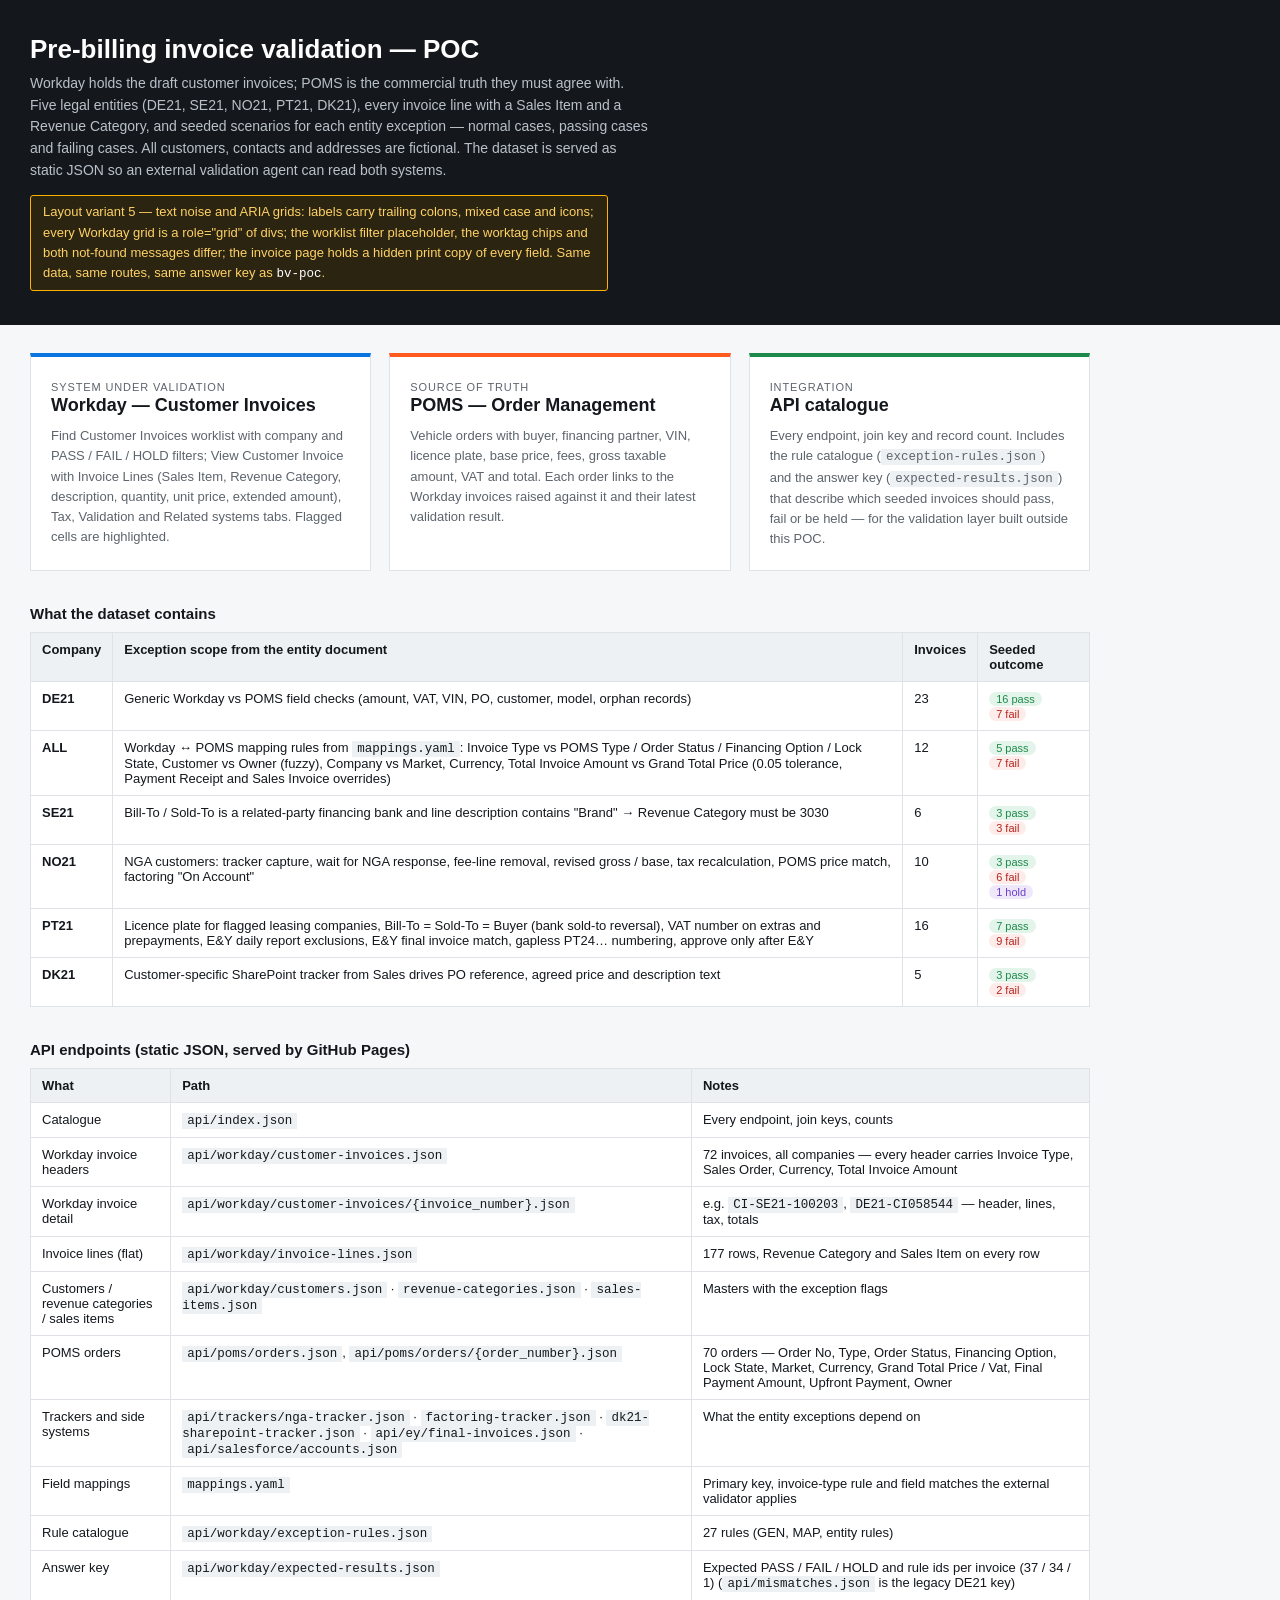
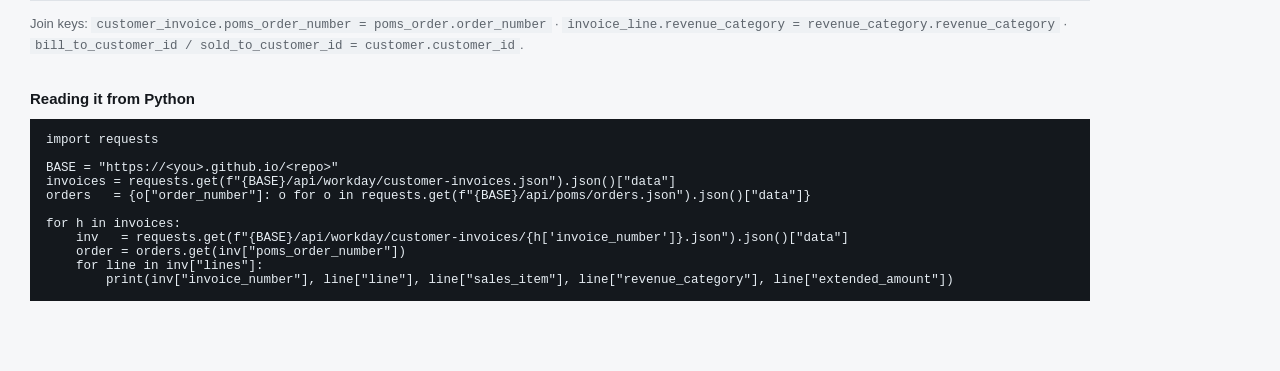
<file: index.html>
<!DOCTYPE html>
<html lang="en">
<head>
<meta charset="utf-8">
<meta name="viewport" content="width=device-width, initial-scale=1">
<title>Pre-billing validation POC — Workday · POMS</title>
<style>
  :root{--ink:#14181d;--line:#dfe3e8;--blue:#0875e1;--orange:#ff5a1f;--green:#1d8a4b;--muted:#5d646c}
  *{box-sizing:border-box}
  body{margin:0;font-family:"Segoe UI",Roboto,Arial,sans-serif;color:var(--ink);background:#f6f7f9}
  header{background:var(--ink);color:#fff;padding:34px 30px}
  header h1{margin:0;font-size:26px;font-weight:600}
  header p{margin:8px 0 0;color:#b9c0c8;font-size:14px;max-width:80ch;line-height:1.55}
  main{padding:28px 30px 60px;max-width:1120px}
  .cards{display:grid;grid-template-columns:repeat(auto-fit,minmax(280px,1fr));gap:18px}
  .card{background:#fff;border:1px solid var(--line);padding:20px;text-decoration:none;color:inherit;display:block}
  .card:hover{border-color:#aab2bb}
  .card h2{margin:0 0 6px;font-size:18px}
  .card .tag{font-size:11px;letter-spacing:.08em;text-transform:uppercase;color:var(--muted)}
  .card.wd{border-top:4px solid var(--blue)}
  .card.poms{border-top:4px solid var(--orange)}
  .card.val{border-top:4px solid var(--green)}
  .card p{font-size:13px;color:var(--muted);margin:10px 0 0;line-height:1.55}
  h3{margin:34px 0 10px;font-size:15px}
  table{border-collapse:collapse;width:100%;background:#fff;font-size:13px}
  th,td{border:1px solid var(--line);padding:9px 11px;text-align:left;vertical-align:top}
  th{background:#eef1f4;font-weight:600}
  code{font-family:ui-monospace,Menlo,Consolas,monospace;font-size:12.5px;background:#eef1f4;padding:1px 5px}
  pre{background:#14181d;color:#e6edf3;padding:14px 16px;overflow:auto;font-size:12.5px}
  .note{font-size:13px;color:var(--muted);line-height:1.6}
  .pill{display:inline-block;font-size:11px;padding:1px 7px;border-radius:9px;background:#eef1f4;margin-right:4px}
  .pill.ok{background:#e3f4ea;color:#1d8a4b}.pill.bad{background:#fdecea;color:#b3261e}.pill.hold{background:#efe8fb;color:#6b3fc7}
  .variant{display:inline-block;margin-top:14px;padding:6px 12px;border:1px solid #ffb000;background:#2a2410;color:#ffd166;font-size:13px;border-radius:3px}
  .variant code{background:transparent;color:#fff;padding:0}
</style>
</head>
<body>
  <header>
    <h1>Pre-billing invoice validation — POC</h1>
    <p>Workday holds the draft customer invoices; POMS is the commercial truth they must agree with. Five legal entities
       (DE21, SE21, NO21, PT21, DK21), every invoice line with a Sales Item and a Revenue Category, and seeded scenarios for
       each entity exception — normal cases, passing cases and failing cases. All customers, contacts and addresses are fictional.
       The dataset is served as static JSON so an external validation agent can read both systems.</p>
    <p class="variant">Layout variant 5 — text noise and ARIA grids: labels carry trailing colons, mixed case and icons; every Workday grid is a role="grid" of divs; the worklist filter placeholder, the worktag chips and both not-found messages differ; the invoice page holds a hidden print copy of every field. Same data, same routes, same answer key as <code>bv-poc</code>.</p>
  </header>
  <main>
    <div class="cards">
      <a class="card wd" href="workday/index.html">
        <span class="tag">System under validation</span>
        <h2>Workday — Customer Invoices</h2>
        <p>Find Customer Invoices worklist with company and PASS / FAIL / HOLD filters; View Customer Invoice with Invoice Lines
           (Sales Item, Revenue Category, description, quantity, unit price, extended amount), Tax, Validation and Related
           systems tabs. Flagged cells are highlighted.</p>
      </a>
      <a class="card poms" href="poms/index.html">
        <span class="tag">Source of truth</span>
        <h2>POMS — Order Management</h2>
        <p>Vehicle orders with buyer, financing partner, VIN, licence plate, base price, fees, gross taxable amount, VAT and total.
           Each order links to the Workday invoices raised against it and their latest validation result.</p>
      </a>
      <a class="card val" href="api/index.json">
        <span class="tag">Integration</span>
        <h2>API catalogue</h2>
        <p>Every endpoint, join key and record count. Includes the rule catalogue (<code>exception-rules.json</code>) and the
           answer key (<code>expected-results.json</code>) that describe which seeded invoices should pass, fail or be held —
           for the validation layer built outside this POC.</p>
      </a>
    </div>

    <h3>What the dataset contains</h3>
    <table>
      <thead><tr><th>Company</th><th>Exception scope from the entity document</th><th>Invoices</th><th>Seeded outcome</th></tr></thead>
      <tbody>
        <tr><td><b>DE21</b></td><td>Generic Workday vs POMS field checks (amount, VAT, VIN, PO, customer, model, orphan records)</td><td>23</td><td><span class="pill ok">16 pass</span><span class="pill bad">7 fail</span></td></tr>
        <tr><td><b>ALL</b></td><td>Workday ↔ POMS mapping rules from <code>mappings.yaml</code>: Invoice Type vs POMS Type / Order Status / Financing Option / Lock State, Customer vs Owner (fuzzy), Company vs Market, Currency, Total Invoice Amount vs Grand Total Price (0.05 tolerance, Payment Receipt and Sales Invoice overrides)</td><td>12</td><td><span class="pill ok">5 pass</span><span class="pill bad">7 fail</span></td></tr>
        <tr><td><b>SE21</b></td><td>Bill-To / Sold-To is a related-party financing bank and line description contains "Brand" → Revenue Category must be 3030</td><td>6</td><td><span class="pill ok">3 pass</span><span class="pill bad">3 fail</span></td></tr>
        <tr><td><b>NO21</b></td><td>NGA customers: tracker capture, wait for NGA response, fee-line removal, revised gross / base, tax recalculation, POMS price match, factoring "On Account"</td><td>10</td><td><span class="pill ok">3 pass</span><span class="pill bad">6 fail</span><span class="pill hold">1 hold</span></td></tr>
        <tr><td><b>PT21</b></td><td>Licence plate for flagged leasing companies, Bill-To = Sold-To = Buyer (bank sold-to reversal), VAT number on extras and prepayments, E&amp;Y daily report exclusions, E&amp;Y final invoice match, gapless PT24… numbering, approve only after E&amp;Y</td><td>16</td><td><span class="pill ok">7 pass</span><span class="pill bad">9 fail</span></td></tr>
        <tr><td><b>DK21</b></td><td>Customer-specific SharePoint tracker from Sales drives PO reference, agreed price and description text</td><td>5</td><td><span class="pill ok">3 pass</span><span class="pill bad">2 fail</span></td></tr>
      </tbody>
    </table>

    <h3>API endpoints (static JSON, served by GitHub Pages)</h3>
    <table>
      <thead><tr><th>What</th><th>Path</th><th>Notes</th></tr></thead>
      <tbody>
        <tr><td>Catalogue</td><td><code>api/index.json</code></td><td>Every endpoint, join keys, counts</td></tr>
        <tr><td>Workday invoice headers</td><td><code>api/workday/customer-invoices.json</code></td><td>72 invoices, all companies — every header carries Invoice Type, Sales Order, Currency, Total Invoice Amount</td></tr>
        <tr><td>Workday invoice detail</td><td><code>api/workday/customer-invoices/{invoice_number}.json</code></td><td>e.g. <code>CI-SE21-100203</code>, <code>DE21-CI058544</code> — header, lines, tax, totals</td></tr>
        <tr><td>Invoice lines (flat)</td><td><code>api/workday/invoice-lines.json</code></td><td>177 rows, Revenue Category and Sales Item on every row</td></tr>
        <tr><td>Customers / revenue categories / sales items</td><td><code>api/workday/customers.json</code> · <code>revenue-categories.json</code> · <code>sales-items.json</code></td><td>Masters with the exception flags</td></tr>
        <tr><td>POMS orders</td><td><code>api/poms/orders.json</code>, <code>api/poms/orders/{order_number}.json</code></td><td>70 orders — Order No, Type, Order Status, Financing Option, Lock State, Market, Currency, Grand Total Price / Vat, Final Payment Amount, Upfront Payment, Owner</td></tr>
        <tr><td>Trackers and side systems</td><td><code>api/trackers/nga-tracker.json</code> · <code>factoring-tracker.json</code> · <code>dk21-sharepoint-tracker.json</code> · <code>api/ey/final-invoices.json</code> · <code>api/salesforce/accounts.json</code></td><td>What the entity exceptions depend on</td></tr>
        <tr><td>Field mappings</td><td><code>mappings.yaml</code></td><td>Primary key, invoice-type rule and field matches the external validator applies</td></tr>
        <tr><td>Rule catalogue</td><td><code>api/workday/exception-rules.json</code></td><td>27 rules (GEN, MAP, entity rules)</td></tr>
        <tr><td>Answer key</td><td><code>api/workday/expected-results.json</code></td><td>Expected PASS / FAIL / HOLD and rule ids per invoice (37 / 34 / 1) (<code>api/mismatches.json</code> is the legacy DE21 key)</td></tr>
      </tbody>
    </table>
    <p class="note">Join keys: <code>customer_invoice.poms_order_number = poms_order.order_number</code> ·
       <code>invoice_line.revenue_category = revenue_category.revenue_category</code> ·
       <code>bill_to_customer_id / sold_to_customer_id = customer.customer_id</code>.</p>

    <h3>Reading it from Python</h3>
<pre>import requests

BASE = "https://&lt;you&gt;.github.io/&lt;repo&gt;"
invoices = requests.get(f"{BASE}/api/workday/customer-invoices.json").json()["data"]
orders   = {o["order_number"]: o for o in requests.get(f"{BASE}/api/poms/orders.json").json()["data"]}

for h in invoices:
    inv   = requests.get(f"{BASE}/api/workday/customer-invoices/{h['invoice_number']}.json").json()["data"]
    order = orders.get(inv["poms_order_number"])
    for line in inv["lines"]:
        print(inv["invoice_number"], line["line"], line["sales_item"], line["revenue_category"], line["extended_amount"])</pre>
  </main>
</body>
</html>
</file>
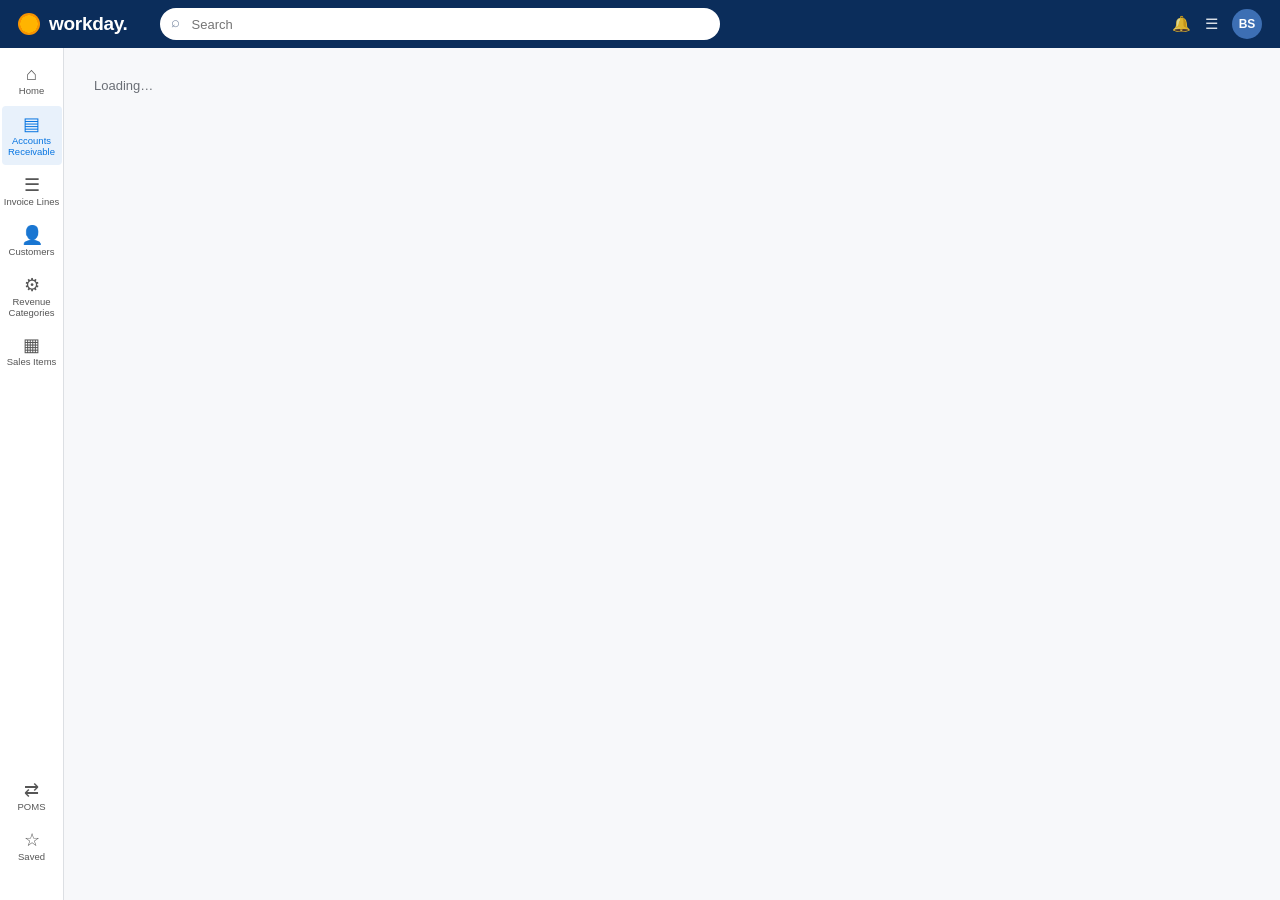
<file: workday/index.html>
<!DOCTYPE html>
<html lang="en">
<head>
<meta charset="utf-8">
<meta name="viewport" content="width=device-width, initial-scale=1">
<title>Workday — Customer Invoices</title>
<link rel="stylesheet" href="style.css">
</head>
<body>
  <header class="topbar">
    <a class="wordmark" href="#/"><span class="sun"></span>workday.</a>
    <div class="search"><span class="mag">⌕</span><input placeholder="Search" id="globalsearch" autocomplete="off"></div>
    <div class="right">
      <span class="ico" title="Notifications">🔔</span>
      <span class="ico" title="My Tasks">☰</span>
      <span class="avatar" title="Billing Specialist">BS</span>
    </div>
  </header>
  <div class="shell">
    <nav class="rail" id="nav"></nav>
    <main><div class="loading">Loading…</div></main>
  </div>
  <script src="app.js"></script>
</body>
</html>
</file>
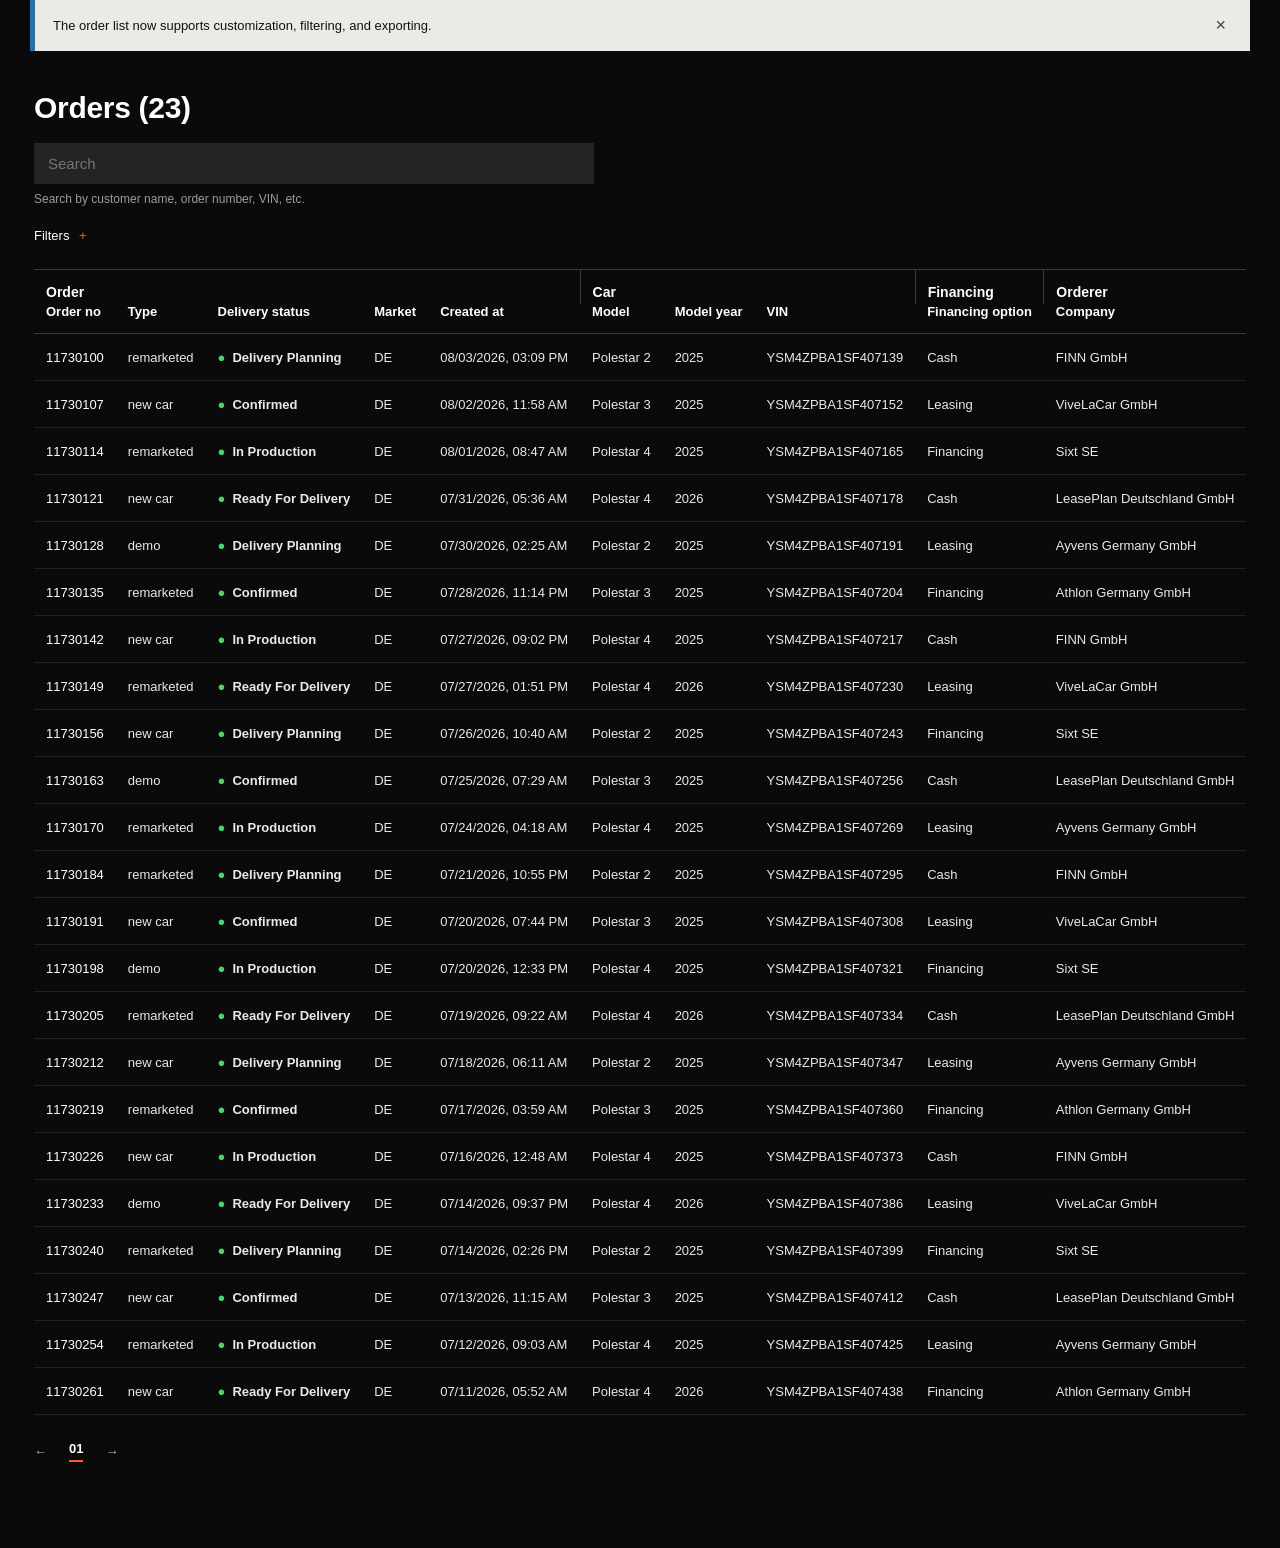
<file: prebilling-validation-poc/prebilling-validation-poc/poms/index.html>
<!DOCTYPE html>
<html lang="en">
<head>
<meta charset="utf-8">
<meta name="viewport" content="width=device-width, initial-scale=1">
<title>POMS — Order Management</title>
<link rel="stylesheet" href="style.css">
</head>
<body>
  <div id="view"></div>

  <template id="tpl-list">
    <div class="dark">
      <div class="banner">
        <p>The order list now supports customization, filtering, and exporting.</p>
        <button class="banner-close" aria-label="Dismiss">&times;</button>
      </div>
      <div class="wrap">
        <h1 id="ordersHeading">Orders</h1>
        <input id="search" class="search" placeholder="Search" autocomplete="off">
        <p class="hint">Search by customer name, order number, VIN, etc.</p>
        <p class="filters">Filters <span>+</span></p>

        <div class="table-scroll">
          <table class="orders">
            <thead>
              <tr class="group">
                <th colspan="5">Order</th><th colspan="3">Car</th><th>Financing</th><th colspan="4">Orderer</th><th></th>
              </tr>
              <tr class="cols">
                <th>Order no</th><th>Type</th><th>Delivery status</th><th>Market</th><th>Created at</th>
                <th>Model</th><th>Model year</th><th>VIN</th>
                <th>Financing option</th>
                <th>Company</th><th>First name</th><th>Last name</th><th>Email</th><th></th>
              </tr>
            </thead>
            <tbody></tbody>
          </table>
        </div>
        <div class="pager"><span class="arrow">&#8592;</span><span class="page">01</span><span class="arrow">&#8594;</span></div>
      </div>
    </div>
  </template>

  <script src="app.js"></script>
</body>
</html>
</file>
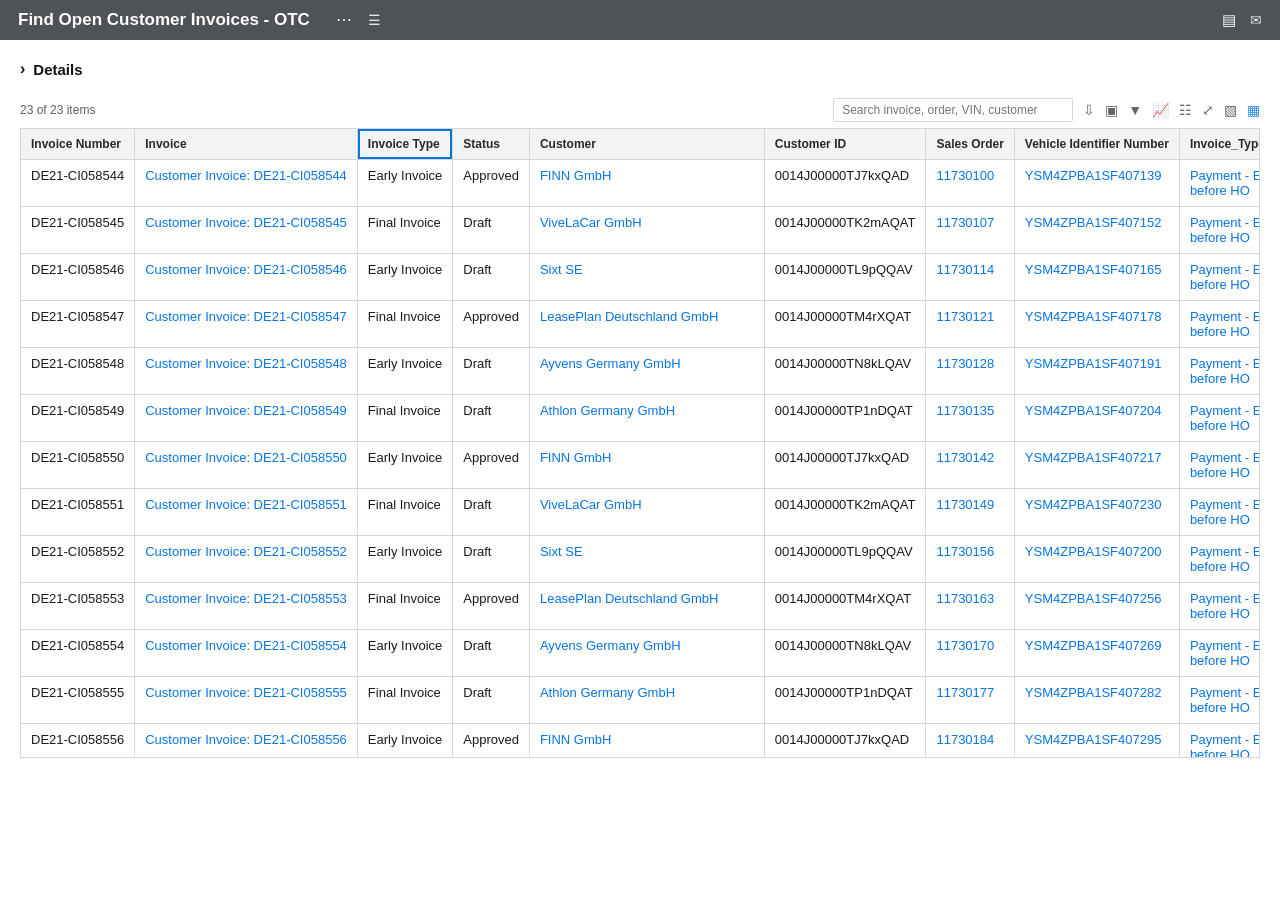
<file: prebilling-validation-poc/prebilling-validation-poc/workday/index.html>
<!DOCTYPE html>
<html lang="en">
<head>
<meta charset="utf-8">
<meta name="viewport" content="width=device-width, initial-scale=1">
<title>Find Open Customer Invoices - OTC</title>
<link rel="stylesheet" href="style.css">
</head>
<body>
  <header class="topbar">
    <div class="topbar-left">
      <span class="wd-title" id="pageTitle">Find Open Customer Invoices - OTC</span>
      <span class="wd-subtitle" id="pageSubtitle"></span>
      <button class="ra-dots" title="Related Actions" aria-label="Related actions">&#8943;</button>
      <span class="wd-glyph" title="Filter">&#9776;</span>
    </div>
    <div class="topbar-right">
      <a class="home-link" href="../index.html" title="Back to POC home">&#9636;</a>
      <span class="wd-glyph">&#9993;</span>
    </div>
  </header>

  <main id="view"></main>

  <template id="tpl-list">
    <section class="page">
      <button class="section-toggle" aria-expanded="false"><span class="chev">&#8250;</span> Details</button>
      <div class="details-panel" hidden>
        <div class="detail-grid">
          <div><label>Company</label><span class="link">DE21 Polestar Automotive Germany GmbH</span></div>
          <div><label>Invoice Status</label><span>Draft; Approved</span></div>
          <div><label>Payment Status</label><span>Unpaid</span></div>
          <div><label>Currency</label><span class="link">EUR</span></div>
        </div>
      </div>

      <div class="grid-toolbar">
        <span class="item-count" id="itemCount"></span>
        <span class="toolbar-icons">
          <input id="quickFilter" class="quick-filter" placeholder="Search invoice, order, VIN, customer">
          <span class="wd-glyph">&#8681;</span><span class="wd-glyph">&#9635;</span>
          <span class="wd-glyph">&#9660;</span><span class="wd-glyph">&#128200;</span>
          <span class="wd-glyph">&#9783;</span><span class="wd-glyph">&#10530;</span>
          <span class="wd-glyph">&#9639;</span><span class="wd-glyph active">&#9638;</span>
        </span>
      </div>

      <div class="grid-scroll">
        <table class="wd-grid" id="invoiceGrid">
          <thead>
            <tr>
              <th>Invoice Number</th><th>Invoice</th><th class="col-selected">Invoice Type</th>
              <th>Status</th><th>Customer</th><th>Customer ID</th><th>Sales Order</th>
              <th>Vehicle Identifier Number</th><th>Invoice_Type</th><th>Payment Terms</th>
              <th>Memo</th><th class="num">Total Invoice Amount</th><th class="num">Tax Amount</th>
              <th>Currency</th><th>Invoice Date</th><th>Due Date</th>
            </tr>
          </thead>
          <tbody></tbody>
        </table>
      </div>
    </section>
  </template>

  <script src="app.js"></script>
</body>
</html>
</file>
<file: workday/style.css>
/* Workday look-alike — customer invoicing task and report pages */
:root{
  --wd-navy:#0b2d5b;--wd-blue:#0875e1;--wd-blue-dark:#005cb9;--wd-blue-soft:#e8f1fb;
  --ink:#333;--muted:#6b6f76;--line:#dcdfe3;--line-soft:#ebedf0;--head:#f4f5f7;--paper:#fff;--page:#f7f8fa;
  --warn:#8a5a00;--warn-bg:#fff4d6;--ok:#1a7f4b;--ok-bg:#e3f4ea;--neutral-bg:#eef0f3;
}
*{box-sizing:border-box}
html,body{margin:0;height:100%}
body{font-family:Roboto,"Segoe UI",Helvetica,Arial,sans-serif;font-size:13px;color:var(--ink);background:var(--page)}
a{color:var(--wd-blue);text-decoration:none}
a:hover{text-decoration:underline}
button,input,select{font:inherit;color:inherit}

/* top bar */
.topbar{background:var(--wd-navy);color:#fff;display:flex;align-items:center;gap:18px;height:48px;padding:0 18px;position:sticky;top:0;z-index:5}
.topbar .wordmark{display:flex;align-items:center;gap:9px;font-weight:700;font-size:19px;letter-spacing:-.3px;color:#fff}
.topbar .wordmark:hover{text-decoration:none}
.topbar .wordmark .sun{width:22px;height:22px;border-radius:50%;background:radial-gradient(circle at 50% 50%,#ffb400 0 55%,#f89400 56% 100%)}
.topbar .search{flex:1;max-width:560px;margin-left:14px;position:relative}
.topbar .search .mag{position:absolute;left:11px;top:5px;color:#7a8aa3;font-size:15px}
.topbar .search input{width:100%;height:32px;border-radius:16px;border:0;padding:0 14px 0 32px;background:#fff;color:var(--ink)}
.topbar .right{margin-left:auto;display:flex;align-items:center;gap:14px}
.topbar .ico{opacity:.85;font-size:15px;cursor:default}
.topbar .avatar{width:30px;height:30px;border-radius:50%;background:#3d6fb4;display:inline-flex;align-items:center;justify-content:center;font-size:12px;font-weight:600}

/* shell */
.shell{display:flex;min-height:calc(100vh - 48px)}
.rail{width:64px;flex:0 0 64px;background:var(--paper);border-right:1px solid var(--line);padding:8px 0 30px;display:flex;flex-direction:column;align-items:center;gap:2px}
.rail a{display:flex;flex-direction:column;align-items:center;gap:3px;width:60px;padding:9px 0 7px;color:#555;font-size:9.5px;text-align:center;line-height:1.15;border-radius:4px}
.rail a .i{font-size:18px;line-height:1}
.rail a:hover{background:var(--head);text-decoration:none}
.rail a.active{color:var(--wd-blue);background:var(--wd-blue-soft)}
.rail .sp{flex:1}
main{flex:1;min-width:0;padding:0 0 60px}
main > .inner{padding:16px 26px 0}
/* View Customer Invoice — grey title bar and status band */
.titlebar{background:#6f7378;color:#fff;display:flex;align-items:center;gap:12px;padding:0 22px;height:46px}
.titlebar h1{font-size:17px;font-weight:600;margin:0;color:#fff}
.titlebar .obj{font-size:13px;opacity:.95}
.titlebar .dots{border:1px solid rgba(255,255,255,.6);border-radius:10px;color:#fff;background:none;padding:0 7px;font-weight:700;line-height:16px;cursor:pointer}
.titlebar .tools{margin-left:auto;display:flex;gap:14px;font-size:15px;opacity:.9}
.statusband{display:flex;gap:40px;padding:14px 22px 8px;border-bottom:1px solid var(--line-soft);background:#fff}
.statusband .kv{display:grid;grid-template-columns:auto auto;gap:6px 18px;font-size:12.5px}
.statusband .kv label{color:var(--muted)}
.statusband .amt{display:flex;gap:26px;border-left:1px solid var(--line);padding-left:26px}
.statusband .amt div label{display:block;font-size:11.5px;color:var(--muted);margin-bottom:2px}
.threecol{display:grid;grid-template-columns:repeat(3,1fr);gap:0 28px;padding:6px 22px 4px;background:#fff}
.threecol .col h2{font-size:15px;font-weight:600;margin:14px 0 8px;display:flex;align-items:center;gap:8px;cursor:pointer}
.threecol .col h2:before{content:"⌵";color:var(--wd-blue);font-size:12px}
.threecol .col h2.closed:before{content:"›"}
.threecol .col h2.closed + .kvl{display:none}
.kvl{display:grid;grid-template-columns:150px 1fr;gap:9px 12px;font-size:12.5px}
.kvl label{color:var(--ink)}
.kvl .v{min-height:16px}
.kvl .v.empty{color:#9aa0a6;padding:0}
.kvl .v.sub{padding-left:0}
.kvl .wt div{margin-bottom:3px}
.tabwrap{padding:0 22px}
@media (max-width:1100px){.threecol{grid-template-columns:1fr}}

/* task header (View Customer Invoice) */
.taskhead{display:flex;align-items:flex-start;gap:14px;margin:4px 0 16px}
.taskhead .title h1{font-size:22px;font-weight:400;margin:0;color:#1f2933}
.taskhead .title .obj{font-size:13px;color:var(--muted);margin-top:3px}
.taskhead .actions{margin-left:auto;display:flex;gap:6px;align-items:center}
.btn{border:1px solid var(--line);background:#fff;border-radius:3px;padding:5px 12px;cursor:pointer;color:var(--ink)}
.btn:hover{border-color:#aab2bb}
.btn.primary{background:var(--wd-blue);border-color:var(--wd-blue);color:#fff}
.btn.dots{padding:2px 9px;font-weight:700;letter-spacing:1px}
.crumbs{font-size:12px;color:var(--muted);margin-bottom:6px}
h1.report{font-size:22px;font-weight:400;margin:4px 0 14px;color:#1f2933}
h2{font-size:14px;font-weight:600;margin:0}

/* sections and fields */
.panel{background:var(--paper);border:1px solid var(--line);border-radius:3px;margin-bottom:14px}
.panel .ph{display:flex;align-items:center;gap:10px;padding:9px 14px;border-bottom:1px solid var(--line-soft);background:#fff}
.panel .ph .count{font-size:12px;color:var(--muted)}
.panel .ph .tools{margin-left:auto;display:flex;gap:4px}
.panel .pb{padding:12px 14px}
.gridtools span{display:inline-flex;width:26px;height:24px;align-items:center;justify-content:center;border:1px solid var(--line);border-radius:3px;background:#fff;color:#555;font-size:13px;cursor:pointer}
.gridtools span:hover{background:var(--head)}
.gridtools span.on{background:#e6e8eb}
.fields{display:grid;grid-template-columns:repeat(auto-fill,minmax(230px,1fr));gap:12px 26px;padding:14px}
.fields.two{grid-template-columns:repeat(2,minmax(230px,1fr))}
.field label{display:block;font-size:11.5px;color:var(--muted);margin-bottom:2px}
.field .v{font-size:13px;min-height:18px;line-height:1.45}
.field .v.empty{color:#b0b4ba}
.section-toggle{border:0;background:none;padding:0;cursor:pointer;color:var(--ink);font-weight:600;font-size:13px;display:flex;align-items:center;gap:8px}
.section-toggle:before{content:"▼";font-size:9px;color:var(--muted)}
.section-toggle[aria-expanded="false"]:before{content:"▶"}
.mono{font-family:ui-monospace,Menlo,Consolas,monospace;font-size:12px}

/* filter prompt (Find Customer Invoices) */
.prompt{display:grid;grid-template-columns:repeat(auto-fill,minmax(210px,1fr));gap:10px 22px;padding:12px 14px 14px}
.prompt label{display:block;font-size:11.5px;color:var(--muted);margin-bottom:3px}
.prompt select,.prompt input{width:100%;height:30px;border:1px solid var(--line);border-radius:3px;padding:0 8px;background:#fff}
.prompt .row{display:flex;gap:8px;align-items:flex-end;justify-content:flex-end;grid-column:1/-1}
.prompt .row .btn.primary{padding:5px 18px}

/* tabs */
.tabs{display:flex;gap:2px;border-bottom:1px solid var(--line);margin:14px 0 12px}
.tab{border:0;background:none;padding:10px 14px;cursor:pointer;color:#555;border-bottom:2px solid transparent;margin-bottom:-1px}
.tab:hover{color:var(--wd-blue)}
.tab.active{color:var(--wd-blue);border-bottom-color:var(--wd-blue);font-weight:600}
.tab .badge{margin-left:6px;font-size:11px;padding:0 6px;border-radius:9px;background:var(--neutral-bg);color:#555}

/* grid */
.scroll{overflow:auto}
table{border-collapse:separate;border-spacing:0;width:100%;background:#fff;font-size:12.5px}
th,td{border-bottom:1px solid var(--line-soft);border-right:1px solid var(--line-soft);padding:8px 10px;text-align:left;vertical-align:top;white-space:nowrap}
th{background:var(--head);color:#3b3f45;font-weight:600;font-size:11.5px;position:sticky;top:0;white-space:normal;min-width:80px;vertical-align:bottom}
th:last-child,td:last-child{border-right:0}
th.num,td.num{text-align:right}
td.wrap{white-space:normal;min-width:220px;max-width:380px}
tr:hover td{background:#fafbfd}
td .icon{color:#8a8f97;margin-right:4px;font-size:11px}
/* ARIA grids (layout variant 5): divs laid out like the tables above */
.grid{display:table;border-collapse:separate;border-spacing:0;width:100%;background:#fff;font-size:12.5px}
.grid [role=rowgroup]{display:table-row-group}
.gr{display:table-row}
.gh,.gc{display:table-cell;border-bottom:1px solid var(--line-soft);border-right:1px solid var(--line-soft);padding:8px 10px;text-align:left;vertical-align:top;white-space:nowrap}
.gh{background:var(--head);color:#3b3f45;font-weight:600;font-size:11.5px;position:sticky;top:0;white-space:normal;min-width:80px;vertical-align:bottom}
.gh:last-child,.gc:last-child{border-right:0}
.gh.num,.gc.num{text-align:right}
.gc.wrap{white-space:normal;min-width:220px;max-width:380px}
.gr:hover .gc{background:#fafbfd}
.gc .icon{color:#8a8f97;margin-right:4px;font-size:11px}
/* label noise and worktag chips (layout variant 5) */
label .ico{margin-right:4px}
.wtchip{display:inline-flex;align-items:center;gap:6px;border:1px solid var(--line);border-radius:12px;padding:1px 9px;margin:0 4px 4px 0;background:var(--head)}
.wtchip .k{color:var(--muted);font-size:11px}
.printcopy[hidden]{display:none}
.empty{padding:18px 14px;color:var(--muted)}
.loading{padding:30px;color:var(--muted)}
.toolbar{display:flex;gap:8px;align-items:center;margin:0 0 10px}
.toolbar input{height:30px;border:1px solid var(--line);border-radius:3px;padding:0 10px;min-width:280px}
.toolbar .count{font-size:12px;color:var(--muted);margin-left:auto}
.chip{display:inline-block;font-size:11px;padding:1px 8px;border-radius:9px;background:var(--neutral-bg);color:#444;vertical-align:middle}
.chip.warn{background:var(--warn-bg);color:var(--warn)}
.chip.ok{background:var(--ok-bg);color:var(--ok)}
.chip.info{background:var(--wd-blue-soft);color:var(--wd-blue-dark)}
p.note{font-size:12.5px;color:var(--muted);margin:6px 0;line-height:1.55}
.hist{list-style:none;margin:0;padding:0}
.hist li{display:grid;grid-template-columns:230px 150px 170px 1fr;gap:12px;padding:9px 14px;border-bottom:1px solid var(--line-soft)}
.hist li:last-child{border-bottom:0}
.hist .when{color:var(--muted);font-size:12px}
@media (max-width:900px){.rail{display:none}}
</file>
<file: prebilling-validation-poc/prebilling-validation-poc/poms/style.css>
:root{
  --ink:#0a0a0a;
  --accent:#ff5a1f;
  --line-dark:#3a3a3a;
  --muted:#9b9b9b;
  --label:#2f6fa8;
  --line-light:#e2e6ea;
}
*{box-sizing:border-box}
html,body{margin:0;padding:0}
body{font-family:"Helvetica Neue",Arial,Helvetica,sans-serif;font-size:14px;background:var(--ink);color:#fff}

/* ------------------------------- dark list -------------------------------- */
.dark{min-height:100vh;background:var(--ink);padding-bottom:60px}
.banner{
  background:#eceae7;color:#111;border-left:5px solid #2f6fa8;
  display:flex;justify-content:space-between;align-items:center;padding:14px 18px;margin:0 30px;
}
.banner p{margin:0;font-size:13px}
.banner-close{background:none;border:0;font-size:18px;cursor:pointer;color:#444}
.wrap{padding:26px 34px}
h1{font-size:30px;font-weight:600;letter-spacing:-.3px;margin:14px 0 18px}
.search{
  width:min(560px,100%);background:#242424;border:0;color:#fff;font-size:15px;padding:12px 14px;
}
.search:focus{outline:2px solid var(--accent)}
.hint{color:var(--muted);font-size:12px;margin:8px 0 22px}
.filters{font-size:13px;margin:0 0 26px}
.filters span{color:var(--accent);margin-left:6px}

.table-scroll{overflow-x:auto;border-top:1px solid var(--line-dark)}
.orders{border-collapse:collapse;width:100%;min-width:1050px}
.orders th,.orders td{padding:14px 12px;text-align:left;white-space:nowrap;font-size:13px}
.orders tr.group th{
  border-bottom:0;font-weight:700;font-size:14px;padding-bottom:4px;
  border-left:1px solid var(--line-dark);
}
.orders tr.group th:first-child,.orders tr.group th:last-child{border-left:0}
.orders tr.cols th{color:#fff;font-weight:600;border-bottom:1px solid var(--line-dark);padding-top:0}
.orders tbody td{border-bottom:1px solid #222;color:#e9e9e9}
.orders tbody tr:hover{background:#161616}
.orders a{color:#fff;text-decoration:none;border-bottom:1px solid transparent}
.orders a:hover{border-bottom-color:var(--accent)}
.dot{color:#4ad76a;margin-right:7px}
.status{font-weight:600}
.go{color:var(--accent);font-size:16px;text-decoration:none}
.pager{display:flex;gap:22px;align-items:center;margin-top:26px;color:#fff;font-size:13px}
.page{border-bottom:2px solid var(--accent);padding-bottom:4px;font-weight:600}
.arrow{color:#bbb}

/* ------------------------------ light detail ------------------------------ */
.light{background:#fff;color:#111;min-height:100vh}
.detail-head{padding:22px 30px 0;display:flex;justify-content:space-between;align-items:center}
.detail-head h2{font-size:22px;font-weight:600;margin:0}
.detail-head .actions{color:#666;font-size:16px;display:flex;gap:16px}
.back{display:inline-block;margin:16px 30px 0;color:var(--label);font-size:13px;text-decoration:none}
.back:hover{text-decoration:underline}
.tabs{display:flex;border-bottom:1px solid var(--line-light);margin:18px 0 0;padding:0 30px}
.tab{
  flex:1;background:none;border:0;padding:14px 8px;font-size:14px;color:#333;cursor:pointer;
  border-bottom:2px solid transparent;max-width:260px;
}
.tab.active{border-bottom-color:#111;font-weight:600}
.rows{padding:6px 30px 50px}
.row{display:grid;grid-template-columns:minmax(180px,260px) 1fr;gap:16px;
  padding:10px 4px;border-bottom:1px solid #f0f2f4;align-items:start}
.row label{color:var(--label);font-size:13px}
.row .v{font-size:13px;color:#111;word-break:break-word}
.row .v.mono{font-family:ui-monospace,Menlo,Consolas,monospace;font-size:12.5px}
.row .v.strong{font-weight:700}
.row .v.dash{color:#999}
.section{margin-top:26px;padding:0 4px;font-size:12px;letter-spacing:.06em;color:#555;font-weight:700}
.no{color:#d33}
.ltable{border-collapse:collapse;width:100%;margin-top:10px}
.ltable th,.ltable td{border:1px solid var(--line-light);padding:9px 10px;text-align:left;font-size:13px}
.ltable th{background:#f7f9fa;color:var(--label);font-weight:600}
.ltable td.num,.ltable th.num{text-align:right}
.loading,.error{padding:30px;color:#bbb}
.light .loading,.light .error{color:#666}
@media(max-width:640px){
  .wrap{padding:20px 16px}
  h1{font-size:24px}
  .row{grid-template-columns:1fr;gap:2px}
}
</file>
<file: prebilling-validation-poc/prebilling-validation-poc/workday/style.css>
:root{
  --wd-bar:#4f5257;
  --wd-link:#0875e1;
  --wd-text:#1a1a1a;
  --wd-label:#3f3f3f;
  --wd-line:#d4d6d8;
  --wd-head:#f2f3f4;
  --wd-hover:#eef6fd;
}
*{box-sizing:border-box}
html,body{margin:0;padding:0}
body{
  font-family:"Segoe UI",Roboto,Arial,Helvetica,sans-serif;
  font-size:13px;color:var(--wd-text);background:#fff;
}
a{color:var(--wd-link);text-decoration:none;cursor:pointer}
a:hover{text-decoration:underline}
.link{color:var(--wd-link)}

/* top bar */
.topbar{
  background:var(--wd-bar);color:#fff;display:flex;align-items:center;
  justify-content:space-between;padding:10px 18px;position:sticky;top:0;z-index:20;
}
.topbar-left{display:flex;align-items:center;gap:10px;min-width:0}
.wd-title{font-size:17px;font-weight:600;white-space:nowrap;overflow:hidden;text-overflow:ellipsis}
.wd-subtitle{font-size:14px;opacity:.9;white-space:nowrap}
.ra-dots{
  background:transparent;border:0;color:#fff;font-size:16px;line-height:1;
  cursor:pointer;padding:2px 6px;border-radius:3px;
}
.ra-dots:hover{background:rgba(255,255,255,.16)}
.wd-glyph{opacity:.85;font-size:14px;cursor:default}
.topbar-right{display:flex;gap:14px;align-items:center}
.home-link{color:#fff;font-size:15px}

/* page */
.page{padding:14px 20px 40px}
.section-toggle{
  background:none;border:0;font-size:15px;font-weight:600;color:#111;
  cursor:pointer;padding:6px 0;display:flex;align-items:center;gap:8px;
}
.section-toggle .chev{display:inline-block;transition:transform .15s ease;font-size:16px}
.section-toggle[aria-expanded="true"] .chev{transform:rotate(90deg)}
.details-panel{border:1px solid var(--wd-line);background:#fafbfb;padding:12px 16px;margin:4px 0 10px}
.detail-grid{display:grid;grid-template-columns:repeat(auto-fit,minmax(230px,1fr));gap:8px 26px}
.detail-grid label{display:block;font-size:11px;color:#6b6f73;margin-bottom:2px}

/* grid toolbar */
.grid-toolbar{display:flex;justify-content:space-between;align-items:center;margin:14px 0 6px;gap:12px}
.item-count{color:#5b5f63;font-size:12px}
.toolbar-icons{display:flex;gap:10px;align-items:center;color:#4a4d51}
.toolbar-icons .active{color:var(--wd-link)}
.quick-filter{
  border:1px solid var(--wd-line);border-radius:2px;padding:4px 8px;font-size:12px;width:240px;
}
.quick-filter:focus{outline:2px solid var(--wd-link);outline-offset:0}

/* grid */
.grid-scroll{border:1px solid var(--wd-line);overflow:auto;max-height:70vh}
.wd-grid{border-collapse:collapse;width:max-content;min-width:100%;background:#fff}
.wd-grid th,.wd-grid td{
  border-right:1px solid var(--wd-line);border-bottom:1px solid var(--wd-line);
  padding:8px 10px;text-align:left;vertical-align:top;white-space:nowrap;
}
.wd-grid thead th{
  background:var(--wd-head);position:sticky;top:0;z-index:5;font-weight:600;font-size:12px;color:#26292c;
}
.wd-grid thead th.col-selected{box-shadow:inset 0 0 0 2px var(--wd-link)}
.wd-grid td.num,.wd-grid th.num{text-align:right}
.wd-grid tbody tr:hover{background:var(--wd-hover)}
.wd-grid td.wrap{white-space:normal;max-width:260px}
.pill{font-size:11px;border:1px solid var(--wd-line);border-radius:10px;padding:1px 8px;background:#f7f8f8}

/* detail view */
.status-strip{
  display:flex;gap:56px;padding:12px 20px;border-bottom:1px solid var(--wd-line);flex-wrap:wrap;
}
.status-strip div{display:flex;flex-direction:column;gap:3px}
.status-strip label{font-size:11px;color:#6b6f73}
.status-strip strong{font-weight:600;font-size:14px}
.cols{display:grid;grid-template-columns:repeat(auto-fit,minmax(300px,1fr));gap:0 34px;padding:6px 20px 0}
.col h3{
  font-size:15px;font-weight:600;margin:14px 0 8px;display:flex;align-items:center;gap:8px;
}
.col h3 .chev{color:#6b6f73;font-size:13px}
.field{display:grid;grid-template-columns:150px 1fr;gap:10px;padding:5px 0;align-items:start}
.field label{color:#2b2e31;font-weight:600;font-size:12px}
.field .val{font-size:12.5px;word-break:break-word}
.field .val.empty{color:#8b8f93;font-style:italic}
.field .val.mono{font-family:ui-monospace,Menlo,Consolas,monospace;font-size:12px}
.pin::before{content:"\1F4CD";margin-right:5px;font-size:11px}

/* tabs */
.tabs{display:flex;gap:26px;border-bottom:1px solid var(--wd-line);padding:0 20px;margin-top:18px}
.tab{
  background:none;border:0;padding:10px 2px;font-size:13px;color:#3f4245;cursor:pointer;
  border-bottom:3px solid transparent;
}
.tab.active{border-bottom-color:var(--wd-link);font-weight:600;color:#111}
.tab-body{padding:12px 20px 40px}
.back-link{display:inline-block;margin:12px 20px 0;font-size:12px}
.loading,.error{padding:24px 20px;color:#5b5f63}
.error{color:#a4262c}
@media(max-width:640px){
  .field{grid-template-columns:1fr}
  .quick-filter{width:150px}
}
</file>
